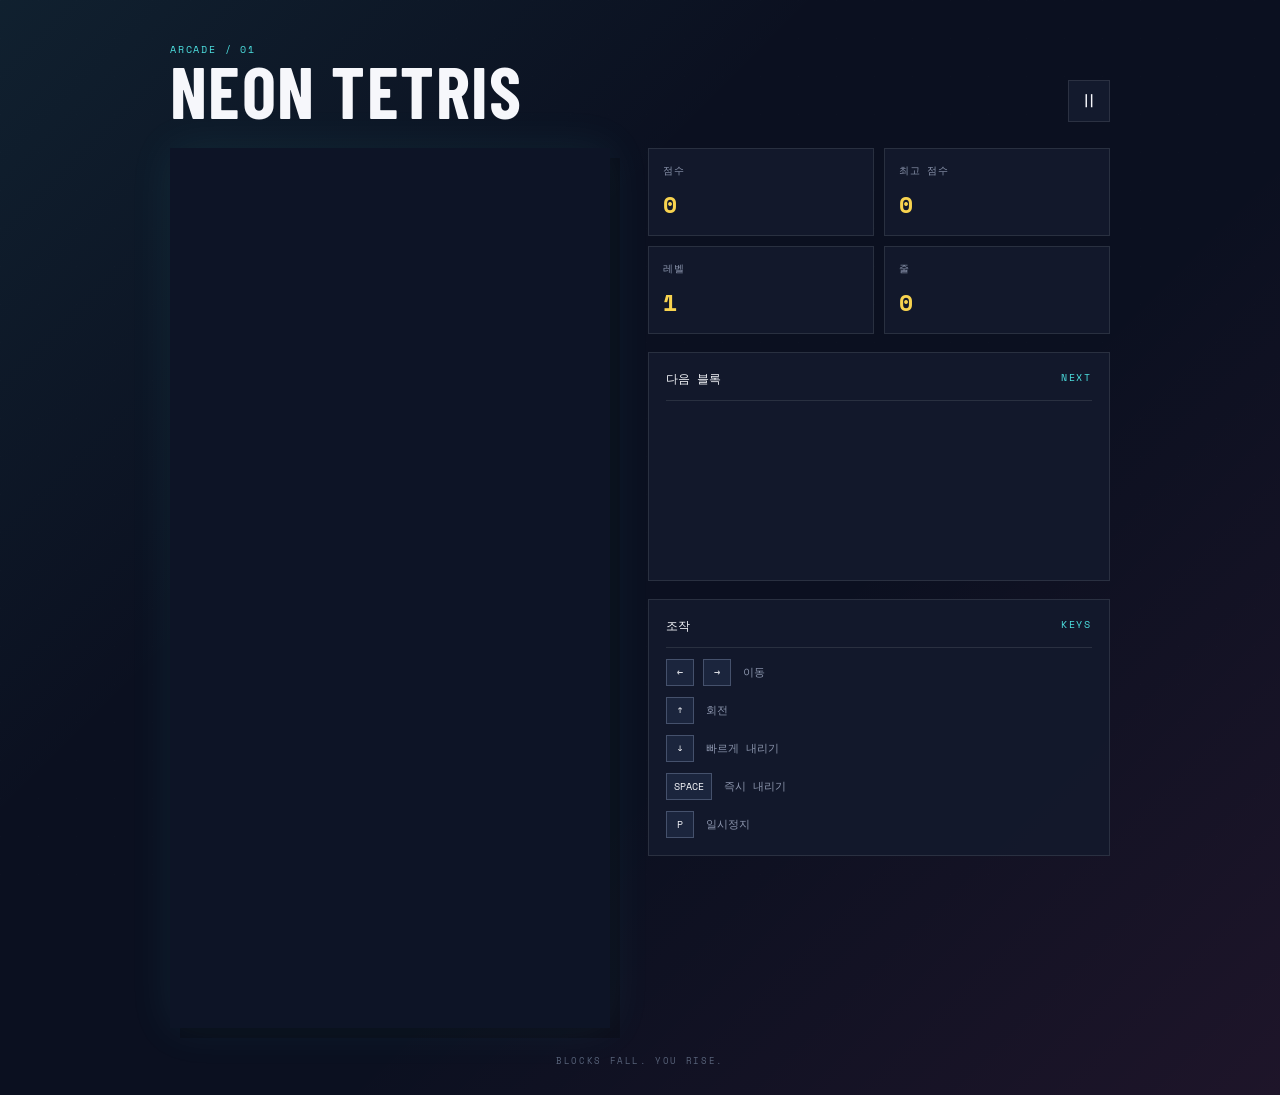
<file: Game01/index.html>
<!DOCTYPE html>
<html lang="ko">
<head>
  <meta charset="UTF-8" />
  <meta name="viewport" content="width=device-width, initial-scale=1.0" />
  <meta name="theme-color" content="#0b1020" />
  <title>NEON TETRIS</title>
  <link rel="stylesheet" href="style.css" />
</head>
<body>
  <main class="game-shell">
    <header class="game-header">
      <div>
        <p class="eyebrow">ARCADE / 01</p>
        <h1>NEON TETRIS</h1>
      </div>
      <button class="icon-button" id="pauseButton" type="button" aria-label="게임 일시정지">Ⅱ</button>
    </header>

    <section class="game-layout" aria-label="테트리스 게임">
      <div class="board-wrap">
        <canvas id="gameCanvas" width="300" height="600" aria-label="테트리스 게임 보드"></canvas>
        <div class="overlay hidden" id="gameOverlay">
          <p class="overlay-kicker" id="overlayKicker">READY?</p>
          <h2 id="overlayTitle">NEON TETRIS</h2>
          <button class="primary-button" id="startButton" type="button">게임 시작</button>
        </div>
      </div>

      <aside class="sidebar">
        <div class="stat-grid">
          <div class="stat-card"><span>점수</span><strong id="score">0</strong></div>
          <div class="stat-card"><span>최고 점수</span><strong id="highScore">0</strong></div>
          <div class="stat-card"><span>레벨</span><strong id="level">1</strong></div>
          <div class="stat-card"><span>줄</span><strong id="lines">0</strong></div>
        </div>

        <section class="next-panel">
          <div class="panel-heading"><span>다음 블록</span><span class="panel-mark">NEXT</span></div>
          <canvas id="nextCanvas" width="144" height="144" aria-label="다음 블록 미리보기"></canvas>
        </section>

        <section class="help-panel">
          <div class="panel-heading"><span>조작</span><span class="panel-mark">KEYS</span></div>
          <div class="key-row"><kbd>←</kbd><kbd>→</kbd><span>이동</span></div>
          <div class="key-row"><kbd>↑</kbd><span>회전</span></div>
          <div class="key-row"><kbd>↓</kbd><span>빠르게 내리기</span></div>
          <div class="key-row"><kbd>SPACE</kbd><span>즉시 내리기</span></div>
          <div class="key-row"><kbd>P</kbd><span>일시정지</span></div>
        </section>
      </aside>
    </section>

    <div class="mobile-controls" aria-label="터치 조작">
      <button type="button" data-action="left" aria-label="왼쪽 이동">←</button>
      <button type="button" data-action="rotate" aria-label="회전">↻</button>
      <button type="button" data-action="down" aria-label="빠르게 내리기">↓</button>
      <button type="button" data-action="right" aria-label="오른쪽 이동">→</button>
      <button type="button" data-action="drop" aria-label="즉시 내리기">⇣</button>
    </div>

    <footer>BLOCKS FALL. YOU RISE.</footer>
  </main>
  <script src="script.js"></script>
</body>
</html>
</file>
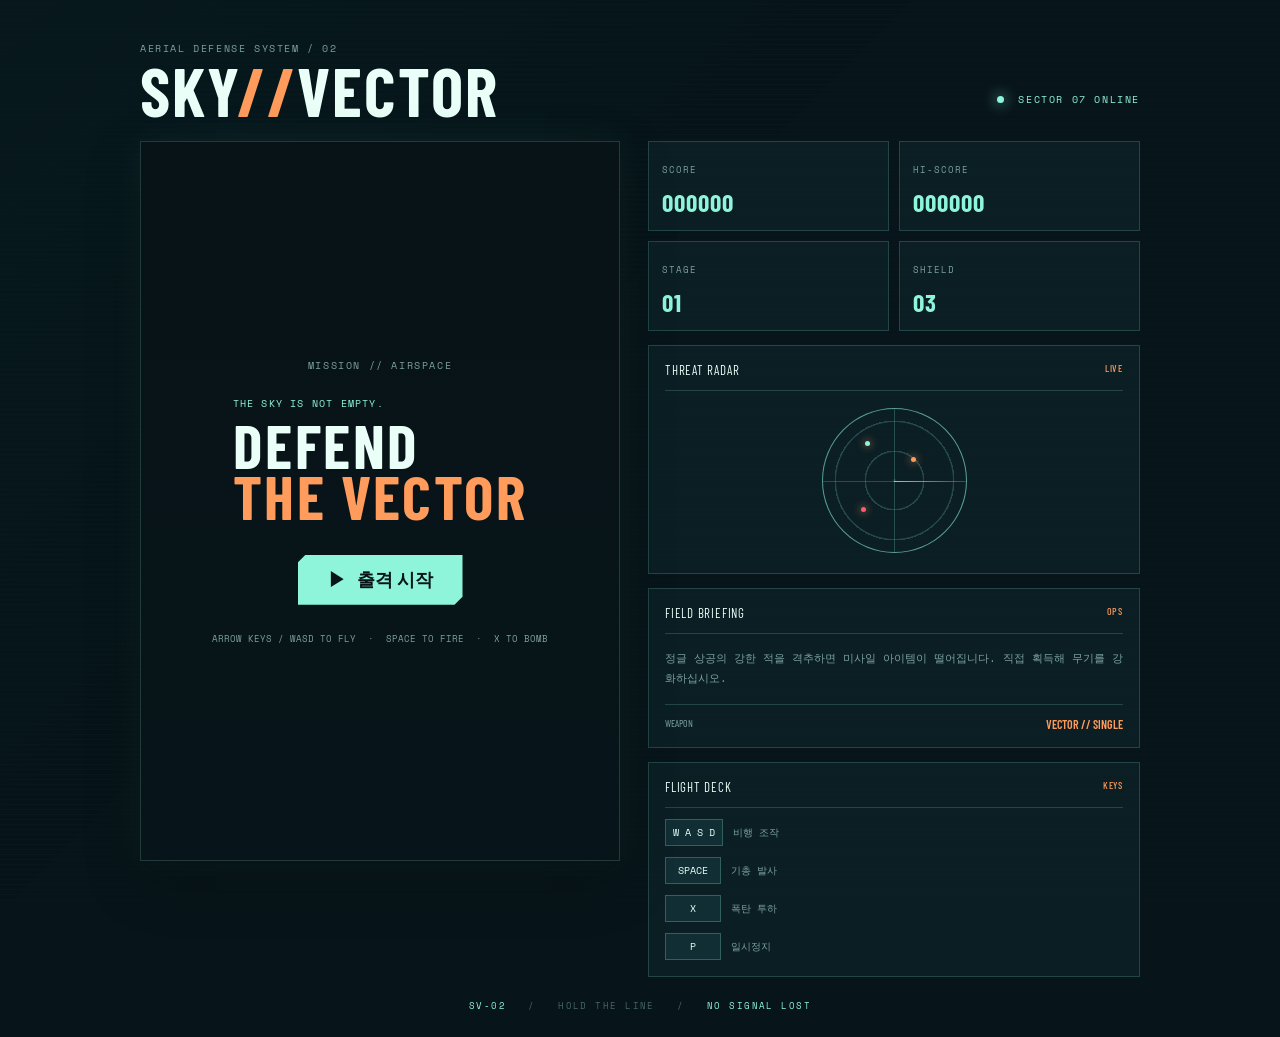
<file: Game02/index.html>
<!doctype html>
<html lang="ko">
<head>
  <meta charset="UTF-8" />
  <meta name="viewport" content="width=device-width, initial-scale=1.0" />
  <meta name="theme-color" content="#07151a" />
  <title>SKY//VECTOR</title>
  <link rel="stylesheet" href="style.css" />
</head>
<body>
  <main class="arcade-shell">
    <header class="topbar">
      <div class="brand-block">
        <span class="eyebrow">AERIAL DEFENSE SYSTEM / 02</span>
        <h1>SKY<span>//</span>VECTOR</h1>
      </div>
      <div class="mission-status"><span class="status-dot"></span> SECTOR 07 ONLINE</div>
    </header>

    <section class="game-layout" aria-label="종스크롤 슈팅 게임">
      <div class="screen-wrap">
        <canvas id="gameCanvas" width="480" height="720" aria-label="SKY VECTOR 게임 화면"></canvas>
        <div class="screen-ui" id="screenUi">
          <span class="screen-tag">MISSION // AIRSPACE</span>
          <div class="title-lockup">
            <p>THE SKY IS NOT EMPTY.</p>
            <h2>DEFEND<br /><em>THE VECTOR</em></h2>
          </div>
          <button class="start-button" id="startButton" type="button"><span>▶</span> 출격 시작</button>
          <p class="hint">ARROW KEYS / WASD TO FLY &nbsp;·&nbsp; SPACE TO FIRE &nbsp;·&nbsp; X TO BOMB</p>
        </div>
      </div>

      <aside class="intel-panel">
        <div class="readout-grid">
          <div class="readout"><span>SCORE</span><strong id="score">000000</strong></div>
          <div class="readout"><span>HI-SCORE</span><strong id="highScore">000000</strong></div>
          <div class="readout"><span>STAGE</span><strong id="wave">01</strong></div>
          <div class="readout"><span>SHIELD</span><strong id="shield">03</strong></div>
        </div>
        <div class="boss-readout" id="bossReadout"><div><span id="bossName">BOSS // INCOMING</span><b id="bossPercent">100%</b></div><div class="boss-bar"><span id="bossBarFill"></span></div></div>

        <section class="intel-card radar-card">
          <div class="card-heading"><span>THREAT RADAR</span><b>LIVE</b></div>
          <div class="radar"><span class="radar-sweep"></span><i></i><i></i><i></i></div>
        </section>

        <section class="intel-card briefing">
          <div class="card-heading"><span>FIELD BRIEFING</span><b>OPS</b></div>
          <p>정글 상공의 강한 적을 격추하면 미사일 아이템이 떨어집니다. 직접 획득해 무기를 강화하십시오.</p>
          <div class="weapon-readout"><span>WEAPON</span><strong id="weapon">VECTOR // SINGLE</strong></div>
        </section>

        <section class="intel-card controls">
          <div class="card-heading"><span>FLIGHT DECK</span><b>KEYS</b></div>
          <div class="control-row"><kbd>W A S D</kbd><span>비행 조작</span></div>
          <div class="control-row"><kbd>SPACE</kbd><span>기총 발사</span></div>
          <div class="control-row"><kbd>X</kbd><span>폭탄 투하</span></div>
          <div class="control-row"><kbd>P</kbd><span>일시정지</span></div>
        </section>
      </aside>
    </section>

    <div class="touch-deck" aria-label="터치 조작">
      <button data-action="left" aria-label="왼쪽">←</button>
      <button data-action="up" aria-label="위쪽">↑</button>
      <button data-action="fire" aria-label="발사">●</button>
      <button data-action="down" aria-label="아래쪽">↓</button>
      <button data-action="right" aria-label="오른쪽">→</button>
      <button data-action="bomb" aria-label="폭탄">✦</button>
    </div>
    <footer><span>SV-02</span> &nbsp; / &nbsp; HOLD THE LINE &nbsp; / &nbsp; <span>NO SIGNAL LOST</span></footer>
  </main>
  <script src="script.js"></script>
</body>
</html>
</file>
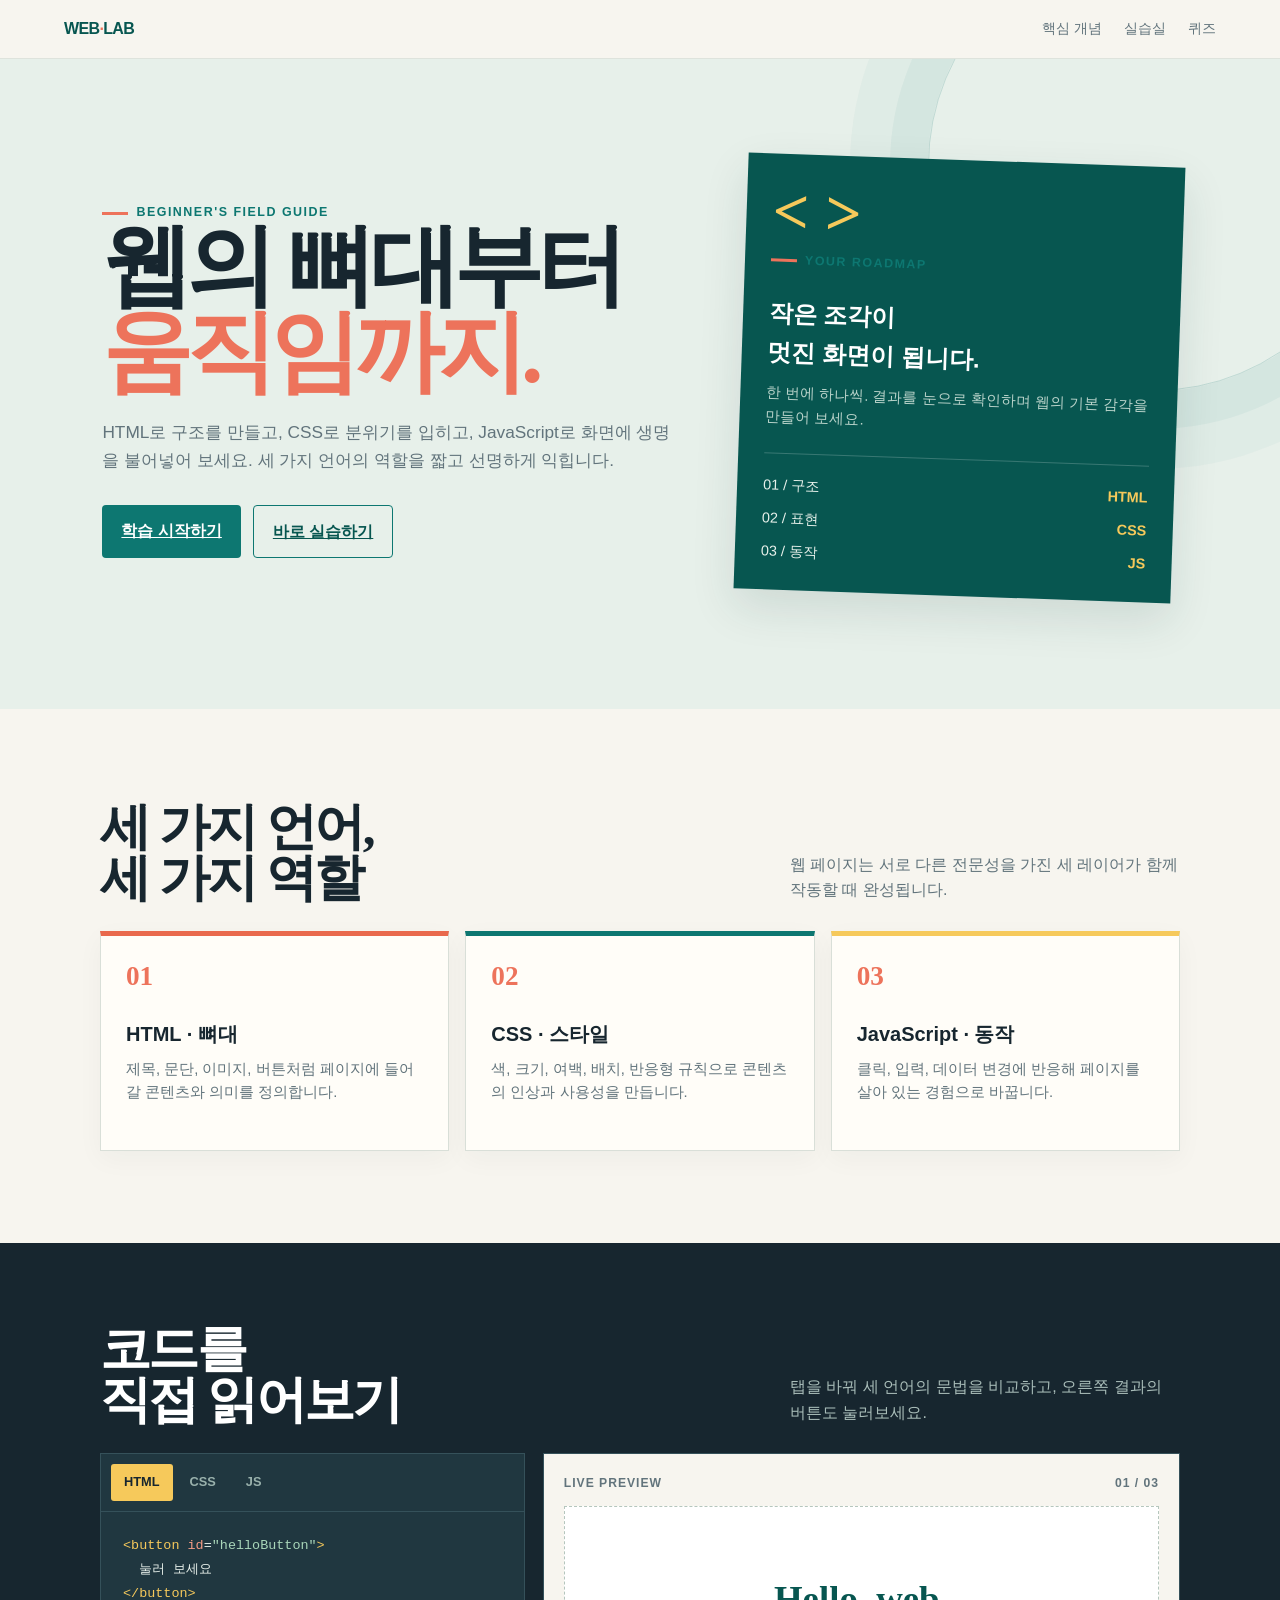
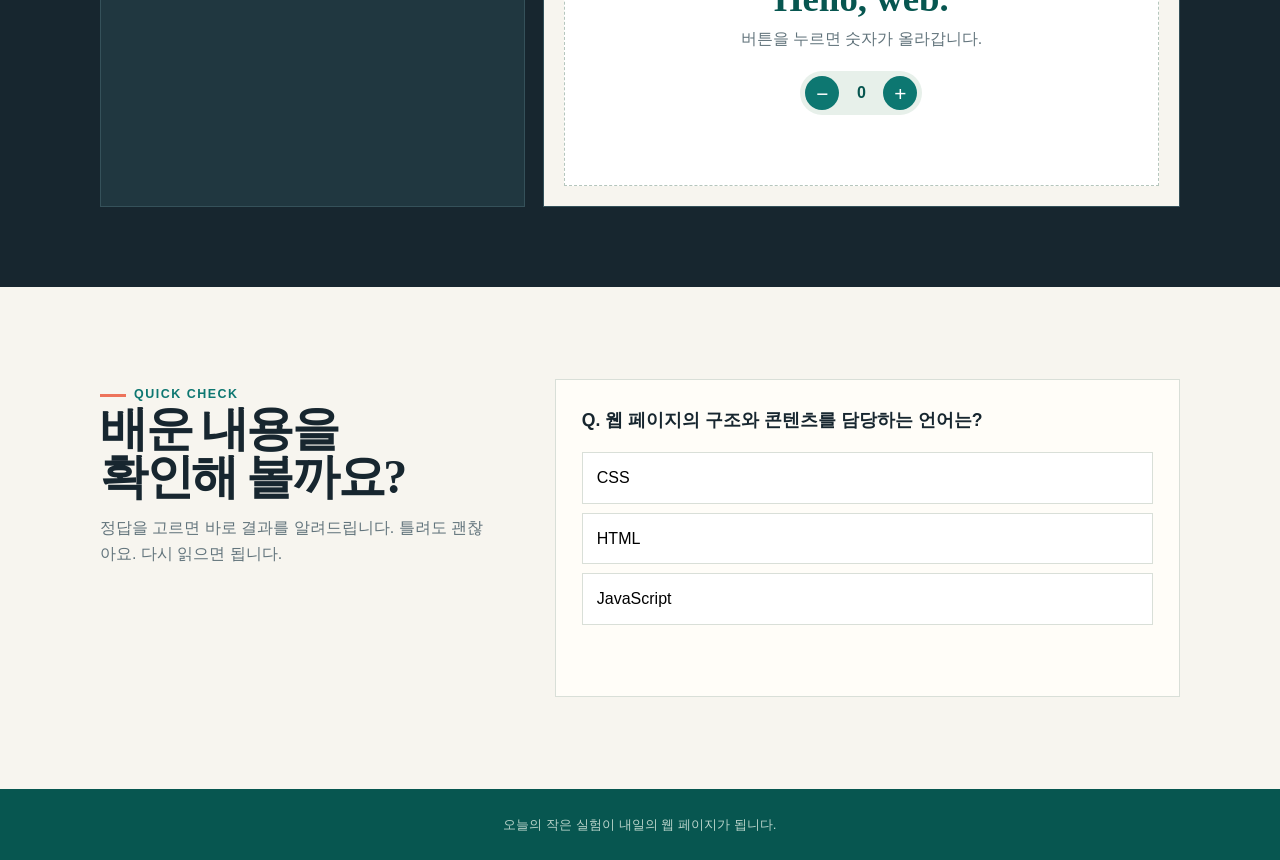
<file: DemoPage.html>
<!DOCTYPE html>
<html lang="ko">
<head>
  <meta charset="UTF-8">
  <meta name="viewport" content="width=device-width, initial-scale=1.0">
  <title>Web Starter Lab | HTML CSS JavaScript</title>
  <style>
    :root {
      --ink: #17262f;
      --muted: #62747c;
      --paper: #f7f5ef;
      --panel: #fffdf8;
      --line: #d9dfd8;
      --teal: #0d7771;
      --teal-dark: #075650;
      --coral: #ed735b;
      --yellow: #f6c95b;
      --shadow: 0 18px 45px rgba(26, 55, 55, 0.12);
    }

    * { box-sizing: border-box; }
    html { scroll-behavior: smooth; }
    body {
      margin: 0;
      color: var(--ink);
      background: var(--paper);
      font-family: "Malgun Gothic", "Apple SD Gothic Neo", sans-serif;
      line-height: 1.6;
    }
    button, textarea { font: inherit; }
    button { cursor: pointer; }

    .topbar {
      position: sticky;
      top: 0;
      z-index: 10;
      display: flex;
      justify-content: space-between;
      align-items: center;
      padding: 16px clamp(20px, 5vw, 72px);
      background: rgba(247, 245, 239, 0.92);
      border-bottom: 1px solid rgba(217, 223, 216, 0.8);
      backdrop-filter: blur(12px);
    }
    .brand {
      color: var(--teal-dark);
      font-weight: 900;
      letter-spacing: -0.04em;
      text-decoration: none;
    }
    .brand span { color: var(--coral); }
    .nav { display: flex; gap: 22px; }
    .nav a { color: var(--muted); text-decoration: none; font-size: 0.9rem; }
    .nav a:hover { color: var(--teal); }

    main { overflow: hidden; }
    .hero {
      position: relative;
      display: grid;
      grid-template-columns: minmax(0, 1.15fr) minmax(280px, 0.85fr);
      gap: 48px;
      align-items: center;
      min-height: 650px;
      padding: 78px clamp(20px, 8vw, 120px) 90px;
      background: #e7f0ea;
    }
    .hero::after {
      content: "";
      position: absolute;
      right: -100px;
      top: -120px;
      width: 450px;
      height: 450px;
      border: 1px solid rgba(13, 119, 113, 0.18);
      border-radius: 50%;
      box-shadow: 0 0 0 38px rgba(13, 119, 113, 0.05), 0 0 0 78px rgba(13, 119, 113, 0.035);
    }
    .eyebrow {
      display: inline-flex;
      align-items: center;
      gap: 8px;
      color: var(--teal);
      font-size: 0.78rem;
      font-weight: 800;
      letter-spacing: 0.12em;
      text-transform: uppercase;
    }
    .eyebrow::before { content: ""; width: 26px; height: 3px; background: var(--coral); }
    h1, h2, h3, p { margin-top: 0; }
    h1 {
      max-width: 700px;
      margin-bottom: 24px;
      font-family: Georgia, "Times New Roman", serif;
      font-size: clamp(3.3rem, 7vw, 6.5rem);
      font-weight: 700;
      letter-spacing: -0.07em;
      line-height: 0.96;
    }
    h1 em { color: var(--coral); font-style: normal; }
    .hero-copy { max-width: 580px; color: var(--muted); font-size: 1.08rem; }
    .hero-actions { display: flex; flex-wrap: wrap; gap: 12px; margin-top: 30px; }
    .btn {
      border: 0;
      border-radius: 4px;
      padding: 13px 19px;
      font-weight: 800;
      transition: transform 160ms ease, box-shadow 160ms ease, background 160ms ease;
    }
    .btn:hover { transform: translateY(-2px); box-shadow: 0 8px 18px rgba(23, 38, 47, 0.15); }
    .btn-primary { color: white; background: var(--teal); }
    .btn-quiet { color: var(--teal-dark); background: transparent; border: 1px solid var(--teal); }

    .blueprint {
      position: relative;
      z-index: 1;
      padding: 26px;
      color: #e7f0ea;
      background: var(--teal-dark);
      box-shadow: var(--shadow);
      transform: rotate(2deg);
    }
    .blueprint::before { content: "< >"; display: block; color: var(--yellow); font: 700 4rem/1 Georgia, serif; }
    .blueprint h2 { margin: 25px 0 10px; color: white; font-size: 1.5rem; }
    .blueprint p { color: #b9d3ca; font-size: 0.92rem; }
    .checklist { display: grid; gap: 10px; margin-top: 24px; padding-top: 20px; border-top: 1px solid rgba(255,255,255,0.2); }
    .checklist div { display: flex; justify-content: space-between; font-size: 0.9rem; }
    .checklist b { color: var(--yellow); }

    .section { max-width: 1180px; margin: 0 auto; padding: 92px clamp(20px, 4vw, 50px); }
    .section-heading { display: flex; justify-content: space-between; align-items: end; gap: 30px; margin-bottom: 28px; }
    .section-heading h2 { margin-bottom: 0; font: 700 clamp(2rem, 4vw, 3.4rem)/1 Georgia, serif; letter-spacing: -0.05em; }
    .section-heading p { max-width: 390px; margin-bottom: 0; color: var(--muted); }
    .topics { display: grid; grid-template-columns: repeat(3, 1fr); gap: 16px; }
    .topic { min-height: 220px; padding: 25px; background: var(--panel); border: 1px solid var(--line); box-shadow: 0 8px 25px rgba(26, 55, 55, 0.04); }
    .topic-number { color: var(--coral); font: 700 1.7rem Georgia, serif; }
    .topic h3 { margin: 25px 0 8px; font-size: 1.25rem; }
    .topic p { margin-bottom: 0; color: var(--muted); font-size: 0.92rem; }
    .topic.html { border-top: 5px solid #e9694d; }
    .topic.css { border-top: 5px solid var(--teal); }
    .topic.js { border-top: 5px solid var(--yellow); }

    .lab-wrap { background: #17262f; }
    .lab-wrap .section { padding-top: 80px; padding-bottom: 80px; }
    .lab-wrap .section-heading h2 { color: white; }
    .lab-wrap .section-heading p { color: #a9bdb9; }
    .lab { display: grid; grid-template-columns: 0.8fr 1.2fr; gap: 18px; }
    .code-panel, .preview-panel { min-width: 0; border: 1px solid #35515a; background: #203740; }
    .tabs { display: flex; gap: 4px; padding: 10px; border-bottom: 1px solid #35515a; }
    .tab { border: 0; padding: 8px 13px; color: #99b1ac; background: transparent; border-radius: 3px; font-size: 0.8rem; font-weight: 700; }
    .tab.active { color: #17262f; background: var(--yellow); }
    .code { display: none; min-height: 280px; margin: 0; padding: 22px; color: #e7f0ea; white-space: pre-wrap; font: 0.84rem/1.8 Consolas, monospace; }
    .code.active { display: block; }
    .code .tag { color: #f6c95b; }
    .code .attr { color: #f39b85; }
    .code .value { color: #a9d6b9; }
    .preview-panel { padding: 20px; background: #f7f5ef; }
    .preview-label { display: flex; justify-content: space-between; margin-bottom: 12px; color: var(--muted); font-size: 0.76rem; font-weight: 800; letter-spacing: 0.08em; text-transform: uppercase; }
    .preview-card { display: grid; place-items: center; min-height: 280px; padding: 24px; background: white; border: 1px dashed #b5c6bd; text-align: center; }
    .demo-title { margin-bottom: 6px; color: var(--teal-dark); font: 700 2.3rem Georgia, serif; }
    .demo-subtitle { margin-bottom: 20px; color: var(--muted); }
    .counter { display: inline-flex; align-items: center; gap: 12px; padding: 5px; border-radius: 30px; background: #e7f0ea; }
    .counter button { width: 34px; height: 34px; border: 0; border-radius: 50%; color: white; background: var(--teal); font-size: 1.3rem; }
    .counter strong { min-width: 20px; color: var(--teal-dark); text-align: center; }

    .quiz { display: grid; grid-template-columns: 0.8fr 1.2fr; gap: 38px; align-items: start; }
    .quiz-intro { padding-right: 20px; }
    .quiz-intro h2 { margin-bottom: 14px; font: 700 3rem/1 Georgia, serif; letter-spacing: -0.05em; }
    .quiz-intro p { color: var(--muted); }
    .question { padding: 26px; background: var(--panel); border: 1px solid var(--line); }
    .question h3 { margin-bottom: 18px; font-size: 1.1rem; }
    .answers { display: grid; gap: 9px; }
    .answer { padding: 12px 14px; border: 1px solid var(--line); background: white; text-align: left; }
    .answer:hover { border-color: var(--teal); }
    .answer.correct { color: var(--teal-dark); border-color: var(--teal); background: #dcefe7; }
    .answer.wrong { color: #a13e2b; border-color: var(--coral); background: #ffebe5; }
    #quiz-result { min-height: 28px; margin: 17px 0 0; color: var(--teal-dark); font-weight: 800; }

    footer { padding: 25px 20px; color: #b9d3ca; background: var(--teal-dark); text-align: center; font-size: 0.84rem; }
    @media (max-width: 760px) {
      .topbar { padding: 14px 20px; }
      .nav { gap: 10px; }
      .nav a { font-size: 0.76rem; }
      .hero { grid-template-columns: 1fr; min-height: auto; padding-top: 70px; }
      .hero::after { right: -220px; }
      .blueprint { transform: none; }
      .section-heading, .quiz { display: block; }
      .section-heading p { margin-top: 14px; }
      .topics, .lab { grid-template-columns: 1fr; }
      .quiz-intro { padding: 0; margin-bottom: 30px; }
    }
  </style>
</head>
<body>
  <header class="topbar">
    <a class="brand" href="#top">WEB<span>·</span>LAB</a>
    <nav class="nav" aria-label="주요 메뉴">
      <a href="#topics">핵심 개념</a>
      <a href="#lab">실습실</a>
      <a href="#quiz">퀴즈</a>
    </nav>
  </header>

  <main id="top">
    <section class="hero">
      <div>
        <div class="eyebrow">Beginner's field guide</div>
        <h1>웹의 뼈대부터<br><em>움직임까지.</em></h1>
        <p class="hero-copy">HTML로 구조를 만들고, CSS로 분위기를 입히고, JavaScript로 화면에 생명을 불어넣어 보세요. 세 가지 언어의 역할을 짧고 선명하게 익힙니다.</p>
        <div class="hero-actions">
          <a class="btn btn-primary" href="#topics">학습 시작하기</a>
          <a class="btn btn-quiet" href="#lab">바로 실습하기</a>
        </div>
      </div>
      <aside class="blueprint" aria-label="학습 로드맵">
        <span class="eyebrow">Your roadmap</span>
        <h2>작은 조각이<br>멋진 화면이 됩니다.</h2>
        <p>한 번에 하나씩. 결과를 눈으로 확인하며 웹의 기본 감각을 만들어 보세요.</p>
        <div class="checklist">
          <div><span>01 / 구조</span><b>HTML</b></div>
          <div><span>02 / 표현</span><b>CSS</b></div>
          <div><span>03 / 동작</span><b>JS</b></div>
        </div>
      </aside>
    </section>

    <section class="section" id="topics">
      <div class="section-heading">
        <h2>세 가지 언어,<br>세 가지 역할</h2>
        <p>웹 페이지는 서로 다른 전문성을 가진 세 레이어가 함께 작동할 때 완성됩니다.</p>
      </div>
      <div class="topics">
        <article class="topic html"><span class="topic-number">01</span><h3>HTML · 뼈대</h3><p>제목, 문단, 이미지, 버튼처럼 페이지에 들어갈 콘텐츠와 의미를 정의합니다.</p></article>
        <article class="topic css"><span class="topic-number">02</span><h3>CSS · 스타일</h3><p>색, 크기, 여백, 배치, 반응형 규칙으로 콘텐츠의 인상과 사용성을 만듭니다.</p></article>
        <article class="topic js"><span class="topic-number">03</span><h3>JavaScript · 동작</h3><p>클릭, 입력, 데이터 변경에 반응해 페이지를 살아 있는 경험으로 바꿉니다.</p></article>
      </div>
    </section>

    <section class="lab-wrap" id="lab">
      <div class="section">
        <div class="section-heading"><h2>코드를<br>직접 읽어보기</h2><p>탭을 바꿔 세 언어의 문법을 비교하고, 오른쪽 결과의 버튼도 눌러보세요.</p></div>
        <div class="lab">
          <div class="code-panel">
            <div class="tabs" role="tablist" aria-label="코드 예제">
              <button class="tab active" data-code="html" role="tab">HTML</button>
              <button class="tab" data-code="css" role="tab">CSS</button>
              <button class="tab" data-code="js" role="tab">JS</button>
            </div>
            <pre class="code active" id="code-html"><span class="tag">&lt;button</span> <span class="attr">id</span>=<span class="value">"helloButton"</span><span class="tag">&gt;</span>
  눌러 보세요
<span class="tag">&lt;/button&gt;</span></pre>
            <pre class="code" id="code-css"><span class="tag">#helloButton</span> {
  <span class="attr">background</span>: <span class="value">#0d7771</span>;
  <span class="attr">color</span>: <span class="value">white</span>;
  <span class="attr">border-radius</span>: <span class="value">30px</span>;
}</pre>
            <pre class="code" id="code-js"><span class="value">helloButton</span>.addEventListener(<span class="value">"click"</span>, () =&gt; {
  <span class="value">helloButton</span>.textContent = <span class="value">"좋아요!"</span>;
});</pre>
          </div>
          <div class="preview-panel">
            <div class="preview-label"><span>Live preview</span><span>01 / 03</span></div>
            <div class="preview-card">
              <div>
                <div class="demo-title">Hello, web.</div>
                <p class="demo-subtitle" id="demo-message">버튼을 누르면 숫자가 올라갑니다.</p>
                <div class="counter"><button id="minus" aria-label="숫자 줄이기">−</button><strong id="count">0</strong><button id="plus" aria-label="숫자 늘리기">+</button></div>
              </div>
            </div>
          </div>
        </div>
      </div>
    </section>

    <section class="section" id="quiz">
      <div class="quiz">
        <div class="quiz-intro"><div class="eyebrow">Quick check</div><h2>배운 내용을<br>확인해 볼까요?</h2><p>정답을 고르면 바로 결과를 알려드립니다. 틀려도 괜찮아요. 다시 읽으면 됩니다.</p></div>
        <div class="question">
          <h3>Q. 웹 페이지의 구조와 콘텐츠를 담당하는 언어는?</h3>
          <div class="answers"><button class="answer" data-correct="false">CSS</button><button class="answer" data-correct="true">HTML</button><button class="answer" data-correct="false">JavaScript</button></div>
          <p id="quiz-result" aria-live="polite"></p>
        </div>
      </div>
    </section>
  </main>

  <footer>오늘의 작은 실험이 내일의 웹 페이지가 됩니다.</footer>

  <script>
    const tabs = document.querySelectorAll('.tab');
    const codeBlocks = document.querySelectorAll('.code');
    tabs.forEach((tab) => {
      tab.addEventListener('click', () => {
        tabs.forEach((item) => item.classList.remove('active'));
        codeBlocks.forEach((block) => block.classList.remove('active'));
        tab.classList.add('active');
        document.querySelector(`#code-${tab.dataset.code}`).classList.add('active');
      });
    });

    let count = 0;
    const countLabel = document.querySelector('#count');
    const message = document.querySelector('#demo-message');
    function updateCount(nextCount) {
      count = nextCount;
      countLabel.textContent = count;
      message.textContent = count === 0 ? '버튼을 누르면 숫자가 올라갑니다.' : `현재 숫자는 ${count}입니다.`;
    }
    document.querySelector('#plus').addEventListener('click', () => updateCount(count + 1));
    document.querySelector('#minus').addEventListener('click', () => updateCount(Math.max(0, count - 1)));

    const result = document.querySelector('#quiz-result');
    document.querySelectorAll('.answer').forEach((answer) => {
      answer.addEventListener('click', () => {
        document.querySelectorAll('.answer').forEach((item) => item.classList.remove('correct', 'wrong'));
        const correct = answer.dataset.correct === 'true';
        answer.classList.add(correct ? 'correct' : 'wrong');
        result.textContent = correct ? '정답입니다. HTML은 웹 콘텐츠의 구조를 담당해요.' : '아쉬워요. 구조를 만드는 언어는 HTML입니다.';
      });
    });
  </script>
</body>
</html>
</file>
<file: Game01/style.css>
@import url('https://fonts.googleapis.com/css2?family=Barlow+Condensed:wght@500;600;700;800&family=Space+Mono:wght@400;700&display=swap');

:root {
  --ink: #f6f7fb;
  --muted: #8c95ad;
  --bg: #0b1020;
  --panel: #131a2d;
  --panel-light: #1b253d;
  --line: rgba(255, 255, 255, 0.1);
  --cyan: #4de1e1;
  --pink: #ff4f9a;
  --yellow: #f8d34f;
}

* { box-sizing: border-box; }

body {
  min-width: 320px;
  margin: 0;
  color: var(--ink);
  background: var(--bg);
  background-image: linear-gradient(135deg, rgba(77, 225, 225, 0.08), transparent 35%), linear-gradient(315deg, rgba(255, 79, 154, 0.08), transparent 40%);
  font-family: 'Space Mono', monospace;
}

body::before {
  position: fixed;
  inset: 0;
  z-index: -1;
  pointer-events: none;
  content: '';
  opacity: 0.18;
  background-image: linear-gradient(rgba(255,255,255,.04) 1px, transparent 1px), linear-gradient(90deg, rgba(255,255,255,.04) 1px, transparent 1px);
  background-size: 38px 38px;
}

.game-shell { width: min(940px, calc(100% - 40px)); margin: 0 auto; padding: 42px 0 28px; }
.game-header { display: flex; align-items: flex-end; justify-content: space-between; margin-bottom: 26px; }
.eyebrow, footer, .panel-mark { margin: 0; color: var(--cyan); font-size: 10px; letter-spacing: 0.18em; }
h1, h2, .primary-button, .mobile-controls button { font-family: 'Barlow Condensed', sans-serif; }
h1 { margin: 3px 0 0; font-size: clamp(42px, 8vw, 72px); line-height: .86; letter-spacing: .02em; }
.icon-button, .mobile-controls button { border: 1px solid var(--line); color: var(--ink); background: var(--panel); cursor: pointer; }
.icon-button { width: 42px; height: 42px; font-size: 18px; }
.icon-button:hover, .mobile-controls button:hover { border-color: var(--cyan); color: var(--cyan); }
.game-layout { display: grid; grid-template-columns: minmax(300px, 440px) 1fr; gap: 38px; align-items: start; }
.board-wrap { position: relative; width: min(100%, 440px); aspect-ratio: 1 / 2; background: #0d1426; box-shadow: 10px 10px 0 rgba(0,0,0,.2), 0 0 42px rgba(77,225,225,.08); }
#gameCanvas { display: block; width: 100%; height: 100%; image-rendering: pixelated; }
.overlay { position: absolute; inset: 0; display: grid; place-content: center; justify-items: center; text-align: center; background: rgba(11,16,32,.82); }
.overlay.hidden { display: none; }
.overlay-kicker { margin: 0 0 8px; color: var(--pink); font-size: 11px; letter-spacing: .2em; }
.overlay h2 { margin: 0 0 24px; font-size: 46px; letter-spacing: .03em; }
.primary-button { border: 0; padding: 13px 28px; color: var(--bg); background: var(--cyan); font-size: 18px; font-weight: 700; cursor: pointer; }
.primary-button:hover { background: var(--yellow); }
.sidebar { display: grid; gap: 18px; }
.stat-grid { display: grid; grid-template-columns: 1fr 1fr; gap: 10px; }
.stat-card, .next-panel, .help-panel { border: 1px solid var(--line); background: rgba(19, 26, 45, .9); }
.stat-card { min-height: 84px; padding: 14px; }
.stat-card span { display: block; color: var(--muted); font-size: 10px; letter-spacing: .08em; }
.stat-card strong { display: block; margin-top: 9px; color: var(--yellow); font-size: 23px; }
.next-panel, .help-panel { padding: 17px; }
.panel-heading { display: flex; justify-content: space-between; padding-bottom: 12px; border-bottom: 1px solid var(--line); color: var(--ink); font-size: 12px; }
#nextCanvas { display: block; width: 144px; height: 144px; margin: 16px auto 2px; image-rendering: pixelated; }
.help-panel { display: grid; gap: 11px; }
.key-row { display: flex; align-items: center; gap: 9px; color: var(--muted); font-size: 11px; }
kbd { min-width: 28px; padding: 5px 7px; border: 1px solid #45516c; color: var(--ink); background: var(--panel-light); text-align: center; font-family: inherit; font-size: 10px; }
.key-row kbd:last-of-type { margin-right: 3px; }
.mobile-controls { display: none; }
footer { margin-top: 26px; text-align: center; color: #58637a; font-size: 9px; }

@media (max-width: 680px) {
  .game-shell { width: min(100% - 28px, 420px); padding-top: 25px; }
  .game-header { margin-bottom: 18px; }
  .game-layout { display: block; }
  .board-wrap { width: min(100%, 360px); margin: 0 auto; }
  .sidebar { grid-template-columns: 1fr 1fr; gap: 10px; margin-top: 16px; }
  .stat-grid { grid-column: 1 / -1; }
  .next-panel, .help-panel { padding: 12px; }
  .help-panel { display: none; }
  #nextCanvas { width: 104px; height: 104px; margin: 8px auto 0; }
  .mobile-controls { display: grid; grid-template-columns: repeat(5, 1fr); gap: 7px; margin: 14px auto 0; max-width: 360px; }
  .mobile-controls button { height: 46px; font-size: 25px; }
  .mobile-controls button:nth-child(2) { color: var(--pink); }
  footer { margin-top: 20px; }
}
</file>
<file: Game02/style.css>
@import url('https://fonts.googleapis.com/css2?family=Barlow+Condensed:wght@500;600;700;800&family=Space+Mono:wght@400;700&display=swap');

:root { --bg:#07151a; --panel:#0d2228; --line:rgba(142,245,218,.18); --text:#e9fff8; --muted:#7ca19e; --mint:#8ef5da; --orange:#ff9b5b; --red:#ff5a6f; }
* { box-sizing:border-box; }
body { min-width:320px; margin:0; color:var(--text); background:var(--bg); font-family:'Space Mono',monospace; }
body::before { position:fixed; inset:0; z-index:-1; content:''; pointer-events:none; opacity:.27; background:linear-gradient(135deg,rgba(24,87,88,.2),transparent 45%), repeating-linear-gradient(0deg,rgba(142,245,218,.045) 0 1px,transparent 1px 5px); }
.arcade-shell { width:min(1000px,calc(100% - 36px)); margin:auto; padding:34px 0 25px; }
.topbar { display:flex; align-items:flex-end; justify-content:space-between; margin-bottom:24px; }
.eyebrow, .mission-status, footer, .screen-tag { font-size:10px; letter-spacing:.16em; color:var(--muted); }
h1,h2,button,.readout strong,.card-heading,.weapon-readout { font-family:'Barlow Condensed',sans-serif; }
h1 { margin:5px 0 0; font-size:clamp(42px,7vw,68px); line-height:.8; letter-spacing:.03em; }
h1 span, h2 em { color:var(--orange); font-style:normal; }
.mission-status { padding:10px 0; color:var(--mint); }
.status-dot { display:inline-block; width:7px; height:7px; margin-right:7px; border-radius:50%; background:var(--mint); box-shadow:0 0 14px var(--mint); }
.game-layout { display:grid; grid-template-columns:minmax(340px,480px) 1fr; gap:28px; align-items:start; }
.screen-wrap { position:relative; width:100%; aspect-ratio:2/3; border:1px solid var(--line); background:#071215; box-shadow:0 20px 50px rgba(0,0,0,.3),0 0 36px rgba(142,245,218,.07); overflow:hidden; }
#gameCanvas { display:block; width:100%; height:100%; image-rendering:pixelated; }
.screen-ui { position:absolute; inset:0; display:flex; flex-direction:column; align-items:center; justify-content:center; text-align:center; background:linear-gradient(180deg,rgba(7,21,26,.3),rgba(7,21,26,.9)); }
.screen-ui.victory { background:linear-gradient(180deg,rgba(8,50,42,.38),rgba(7,21,26,.94)); }
.screen-ui.victory h2 em { color:var(--mint); }
.screen-ui.hidden { display:none; }
.title-lockup { margin:23px 0 34px; text-align:left; }
.title-lockup p { margin:0 0 8px; color:var(--mint); font-size:10px; letter-spacing:.12em; }
h2 { margin:0; font-size:62px; line-height:.82; letter-spacing:.04em; }
.start-button { border:0; padding:13px 30px; color:var(--bg); background:var(--mint); font-size:18px; font-weight:700; cursor:pointer; clip-path:polygon(8px 0,100% 0,100% calc(100% - 8px),calc(100% - 8px) 100%,0 100%,0 8px); }
.start-button span { margin-right:7px; color:var(--bg); }
.start-button:hover { background:var(--orange); }
.hint { margin:27px 0 0; color:var(--muted); font-size:9px; }
.intel-panel { display:grid; gap:14px; }
.readout-grid { display:grid; grid-template-columns:1fr 1fr; gap:10px; }
.readout,.intel-card { border:1px solid var(--line); background:rgba(13,34,40,.82); }
.readout { padding:13px; }
.readout span { color:var(--muted); font-size:9px; letter-spacing:.11em; }
.readout strong { display:block; margin-top:8px; color:var(--mint); font-size:25px; letter-spacing:.04em; }
.boss-readout { display:none; padding:12px 14px; border:1px solid rgba(255,90,111,.5); background:rgba(65,20,30,.75); color:var(--red); font:11px 'Space Mono',monospace; }
.boss-readout.visible { display:block; }
.boss-readout > div:first-child { display:flex; justify-content:space-between; margin-bottom:8px; }
.boss-readout b { color:var(--orange); font-weight:400; }
.boss-bar { height:6px; background:#351c26; overflow:hidden; }
.boss-bar span { display:block; width:100%; height:100%; background:var(--red); box-shadow:0 0 12px var(--red); transition:width .12s linear; }
.intel-card { padding:16px; }
.card-heading { display:flex; justify-content:space-between; padding-bottom:12px; border-bottom:1px solid var(--line); font-size:13px; letter-spacing:.06em; }
.card-heading b { color:var(--orange); font-size:10px; font-weight:500; }
.radar { position:relative; width:145px; height:145px; margin:17px auto 4px; border:1px solid rgba(142,245,218,.6); border-radius:50%; background:radial-gradient(circle,rgba(142,245,218,.12) 1px,transparent 2px),repeating-radial-gradient(circle,transparent 0 28px,rgba(142,245,218,.2) 29px 30px); overflow:hidden; }
.radar::before,.radar::after { position:absolute; content:''; background:rgba(142,245,218,.22); }
.radar::before { width:100%; height:1px; top:50%; }.radar::after { width:1px; height:100%; left:50%; }
.radar i { position:absolute; width:5px; height:5px; border-radius:50%; background:var(--orange); box-shadow:0 0 9px var(--orange); }.radar i:nth-of-type(1){top:33%;left:62%}.radar i:nth-of-type(2){top:68%;left:27%;background:var(--red)}.radar i:nth-of-type(3){top:22%;left:30%;background:var(--mint)}
.radar-sweep { position:absolute; z-index:2; left:50%; top:50%; width:50%; height:1px; transform-origin:left; background:linear-gradient(90deg,rgba(142,245,218,.8),transparent); animation:sweep 2.2s linear infinite; }
@keyframes sweep { to { transform:rotate(360deg); } }
.briefing p { margin:15px 0; color:var(--muted); font-size:11px; line-height:1.8; }
.weapon-readout { display:flex; justify-content:space-between; padding-top:12px; border-top:1px solid var(--line); color:var(--muted); font-size:10px; }.weapon-readout strong { color:var(--orange); font-size:12px; font-weight:600; }
.controls { display:grid; gap:11px; }.control-row { display:flex; align-items:center; gap:10px; color:var(--muted); font-size:10px; }kbd { min-width:56px; padding:5px 7px; border:1px solid rgba(142,245,218,.25); color:var(--text); background:#102e33; text-align:center; font:10px 'Space Mono',monospace; }
.touch-deck { display:none; }
footer { margin-top:22px; text-align:center; color:#456765; font-size:9px; }footer span { color:var(--mint); }
@media (max-width:700px) { .arcade-shell{width:min(100% - 26px,420px);padding-top:23px}.topbar{align-items:start}.mission-status{display:none}.game-layout{display:block}.screen-wrap{width:min(100%,360px);margin:auto}.intel-panel{margin-top:14px}.radar-card,.briefing,.controls{display:none}.readout{padding:10px}.readout strong{font-size:20px}.touch-deck{display:grid;grid-template-columns:repeat(6,1fr);gap:6px;width:min(100%,360px);margin:12px auto 0}.touch-deck button{height:43px;border:1px solid var(--line);color:var(--mint);background:var(--panel);font:24px 'Barlow Condensed',sans-serif}.touch-deck button:nth-child(3){color:var(--orange)}.hint{font-size:8px}h2{font-size:51px} }
</file>
